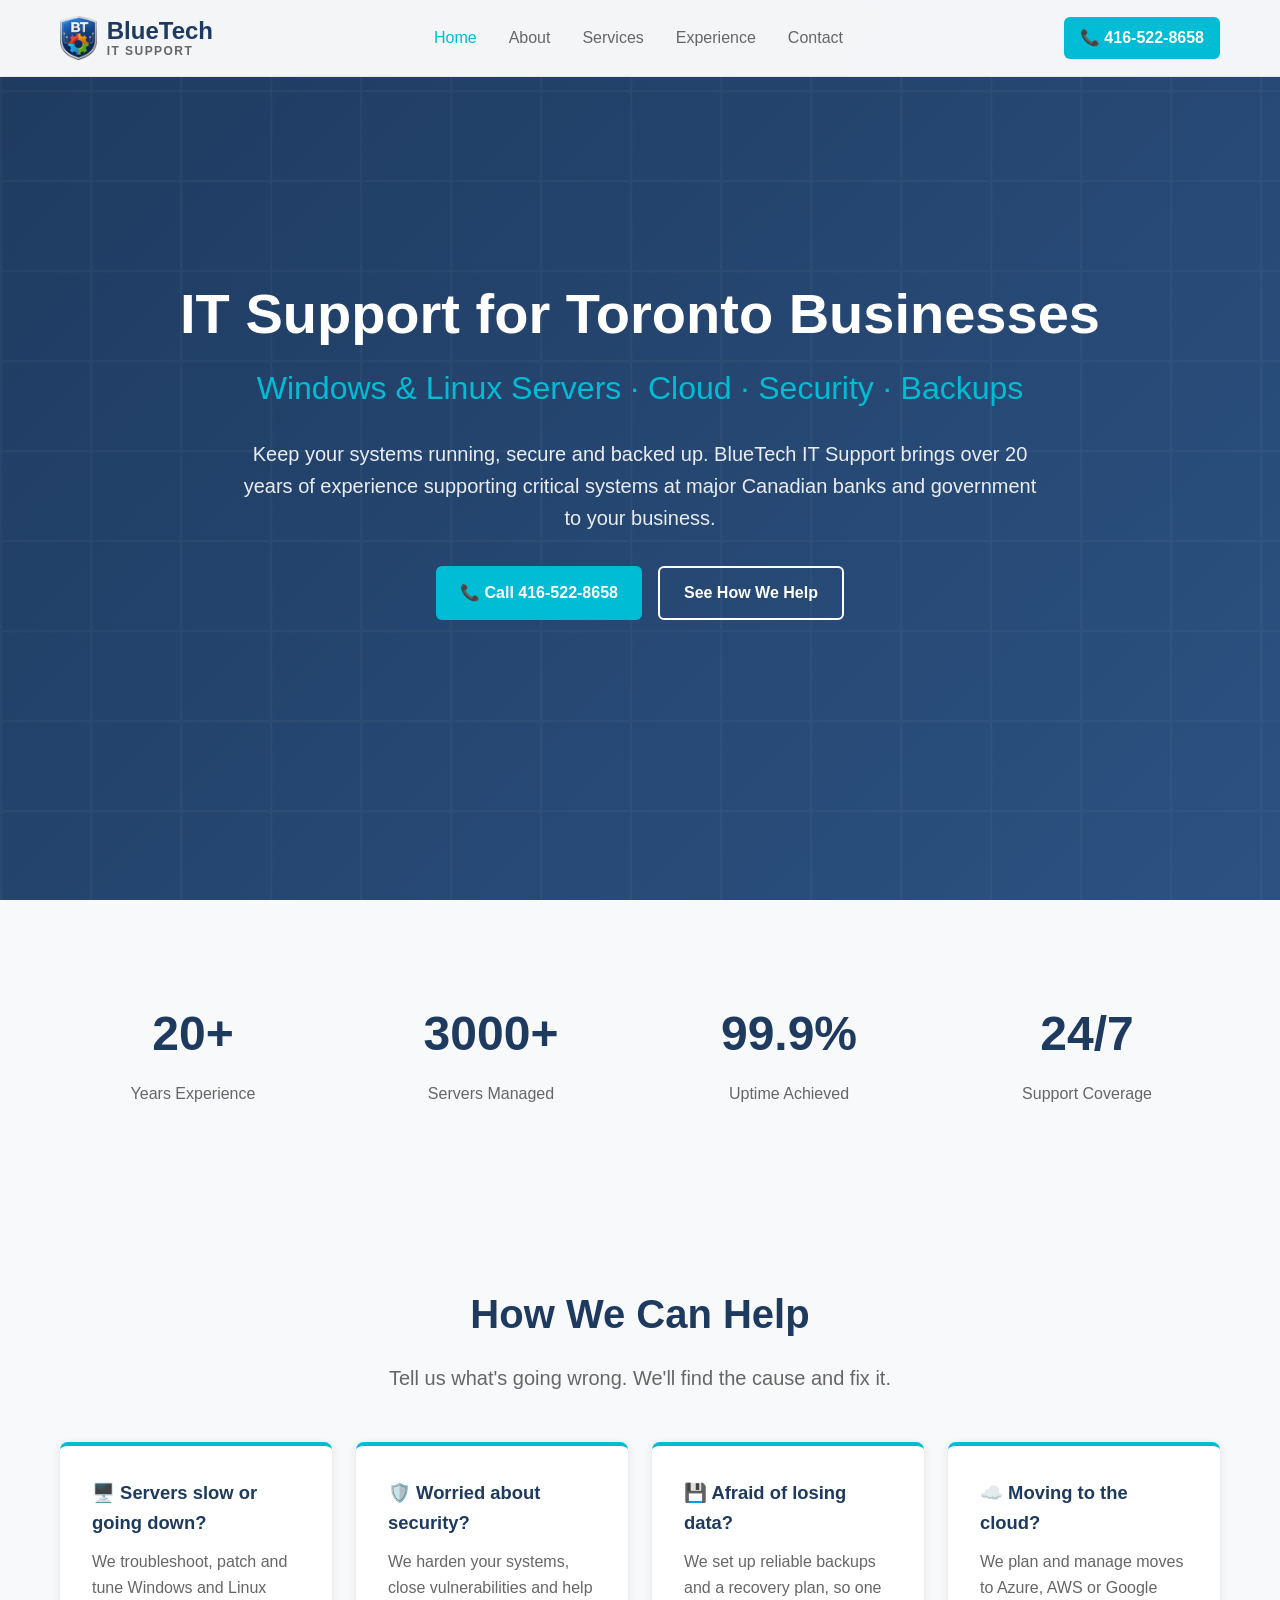
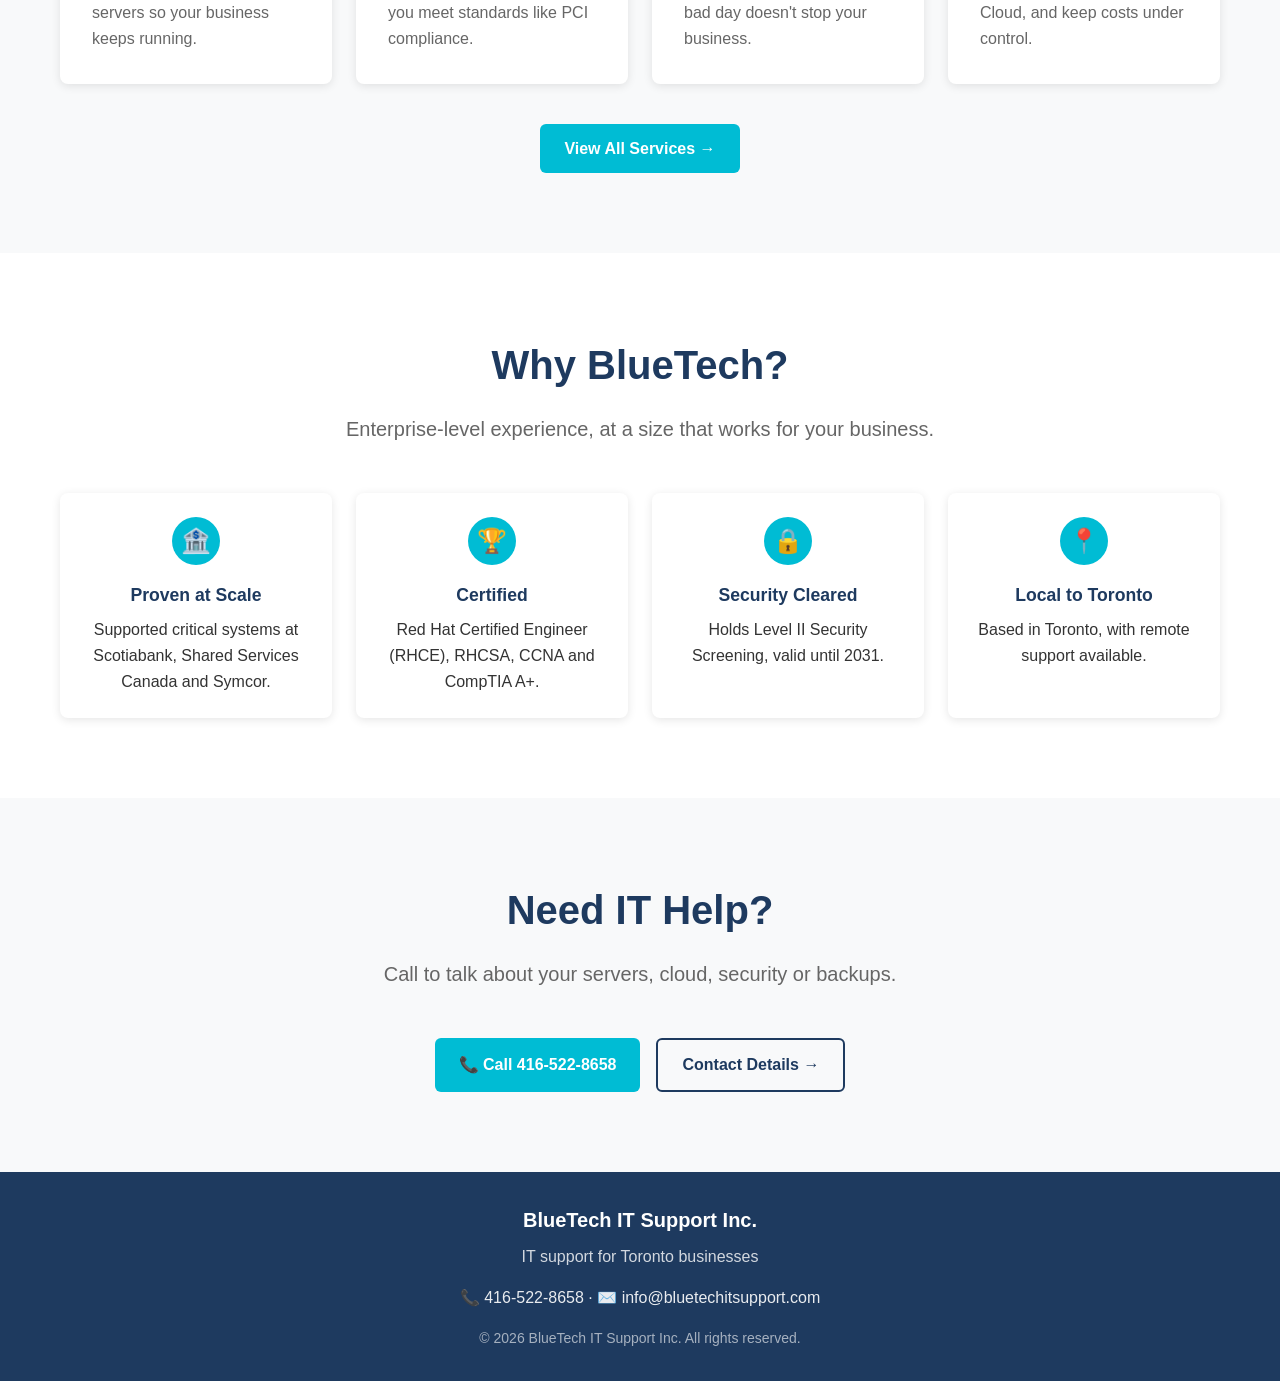
<file: index.html>
<!DOCTYPE html>
<html lang="en">
<head>
    <!-- Google Tag Manager -->
    <script>(function(w,d,s,l,i){w[l]=w[l]||[];w[l].push({'gtm.start':
    new Date().getTime(),event:'gtm.js'});var f=d.getElementsByTagName(s)[0],
    j=d.createElement(s),dl=l!='dataLayer'?'&l='+l:'';j.async=true;j.src=
    'https://www.googletagmanager.com/gtm.js?id='+i+dl;f.parentNode.insertBefore(j,f);
    })(window,document,'script','dataLayer','GTM-PVZZSQB2');</script>
    <!-- End Google Tag Manager -->
    <!-- Google tag (gtag.js) -->
    <script async src="https://www.googletagmanager.com/gtag/js?id=AW-18163022546"></script>
    <script>
      window.dataLayer = window.dataLayer || [];
      function gtag(){dataLayer.push(arguments);}
      gtag('js', new Date());

      gtag('config', 'AW-18163022546');
    </script>
    <meta charset="UTF-8">
    <meta name="viewport" content="width=device-width, initial-scale=1.0">
    <title>BlueTech IT Support Inc. - IT Support for Toronto Businesses</title>
    <meta name="description" content="Server, cloud, security and backup support for Toronto businesses from a specialist with 20+ years of experience. Call 416-522-8658.">
    <link rel="canonical" href="https://bluetechitsupport.com/">
    <meta property="og:type" content="website">
    <meta property="og:site_name" content="BlueTech IT Support Inc.">
    <meta property="og:title" content="BlueTech IT Support Inc. - IT Support for Toronto Businesses">
    <meta property="og:description" content="Server, cloud, security and backup support for Toronto businesses from a specialist with 20+ years of experience. Call 416-522-8658.">
    <meta property="og:url" content="https://bluetechitsupport.com/">
    <meta property="og:image" content="https://bluetechitsupport.com/og-image.png">
    <meta property="og:image:width" content="1200">
    <meta property="og:image:height" content="630">
    <meta name="twitter:card" content="summary_large_image">
    <script type="application/ld+json">
    {
        "@context": "https://schema.org",
        "@type": "ProfessionalService",
        "name": "BlueTech IT Support Inc.",
        "url": "https://bluetechitsupport.com/",
        "logo": "https://bluetechitsupport.com/logo.png",
        "image": "https://bluetechitsupport.com/og-image.png",
        "telephone": "+1-416-522-8658",
        "email": "info@bluetechitsupport.com",
        "description": "Server, cloud, security and backup IT support for Toronto businesses.",
        "address": {
            "@type": "PostalAddress",
            "addressLocality": "Toronto",
            "addressRegion": "ON",
            "addressCountry": "CA"
        },
        "areaServed": "Toronto, Canada",
        "founder": {
            "@type": "Person",
            "name": "Rafid Alaboosi"
        },
        "knowsAbout": [
            "Linux system administration",
            "Windows server support",
            "Cloud computing",
            "Cybersecurity",
            "Backup and disaster recovery",
            "IT automation"
        ]
    }
    </script>
    <link rel="icon" type="image/png" href="/favicon.png">
    <link rel="stylesheet" href="/styles.css?v=3">
</head>
<body>
    <!-- Google Tag Manager (noscript) -->
    <noscript><iframe src="https://www.googletagmanager.com/ns.html?id=GTM-PVZZSQB2"
    height="0" width="0" style="display:none;visibility:hidden"></iframe></noscript>
    <!-- End Google Tag Manager (noscript) -->
    <!-- Navigation -->
    <nav>
        <div class="nav-container">
            <a href="/" class="logo">
                <img src="/logo.png" alt="BlueTech IT Support logo">
                <span class="logo-text">BlueTech<span class="logo-sub">IT Support</span></span>
            </a>
            <ul class="nav-links">
                <li><a href="/" class="active">Home</a></li>
                <li><a href="/about/">About</a></li>
                <li><a href="/services/">Services</a></li>
                <li><a href="/experience/">Experience</a></li>
                <li><a href="/contact/">Contact</a></li>
            </ul>
            <div class="nav-right">
                <a href="tel:+14165228658" class="nav-phone">📞 416-522-8658</a>
                <button class="mobile-menu-toggle" onclick="toggleMobileMenu()">☰</button>
            </div>
            <div class="mobile-menu" id="mobileMenu">
                <ul>
                    <li><a href="/" class="active">Home</a></li>
                    <li><a href="/about/">About</a></li>
                    <li><a href="/services/">Services</a></li>
                    <li><a href="/experience/">Experience</a></li>
                    <li><a href="/contact/">Contact</a></li>
                </ul>
            </div>
        </div>
    </nav>

    <!-- Hero Section -->
    <section id="home" class="hero">
        <div class="hero-content">
            <h1>IT Support for Toronto Businesses</h1>
            <div class="subtitle">Windows & Linux Servers · Cloud · Security · Backups</div>
            <p>Keep your systems running, secure and backed up. BlueTech IT Support brings over 20 years of experience supporting critical systems at major Canadian banks and government to your business.</p>
            <div class="cta-buttons">
                <a href="tel:+14165228658" class="btn btn-primary">📞 Call 416-522-8658</a>
                <a href="/services/" class="btn btn-outline">See How We Help</a>
            </div>
        </div>
    </section>

    <!-- Stats Section -->
    <section class="stats">
        <div class="container">
            <div class="stats-grid">
                <div class="stat-item">
                    <div class="stat-number">20+</div>
                    <div class="stat-label">Years Experience</div>
                </div>
                <div class="stat-item">
                    <div class="stat-number">3000+</div>
                    <div class="stat-label">Servers Managed</div>
                </div>
                <div class="stat-item">
                    <div class="stat-number">99.9%</div>
                    <div class="stat-label">Uptime Achieved</div>
                </div>
                <div class="stat-item">
                    <div class="stat-number">24/7</div>
                    <div class="stat-label">Support Coverage</div>
                </div>
            </div>
        </div>
    </section>

    <!-- How we help -->
    <section class="help-section">
        <div class="container">
            <h2 class="section-title">How We Can Help</h2>
            <p class="section-subtitle">Tell us what's going wrong. We'll find the cause and fix it.</p>
            <div class="help-grid">
                <div class="help-card">
                    <h3>🖥️ Servers slow or going down?</h3>
                    <p>We troubleshoot, patch and tune Windows and Linux servers so your business keeps running.</p>
                </div>
                <div class="help-card">
                    <h3>🛡️ Worried about security?</h3>
                    <p>We harden your systems, close vulnerabilities and help you meet standards like PCI compliance.</p>
                </div>
                <div class="help-card">
                    <h3>💾 Afraid of losing data?</h3>
                    <p>We set up reliable backups and a recovery plan, so one bad day doesn't stop your business.</p>
                </div>
                <div class="help-card">
                    <h3>☁️ Moving to the cloud?</h3>
                    <p>We plan and manage moves to Azure, AWS or Google Cloud, and keep costs under control.</p>
                </div>
            </div>
            <div class="text-center">
                <a href="/services/" class="btn btn-primary">View All Services →</a>
            </div>
        </div>
    </section>

    <!-- Why BlueTech -->
    <section>
        <div class="container">
            <h2 class="section-title">Why BlueTech?</h2>
            <p class="section-subtitle">Enterprise-level experience, at a size that works for your business.</p>
            <div class="credentials why-grid">
                <div class="credential-card">
                    <div class="credential-icon">🏦</div>
                    <div class="credential-title">Proven at Scale</div>
                    <p>Supported critical systems at Scotiabank, Shared Services Canada and Symcor.</p>
                </div>
                <div class="credential-card">
                    <div class="credential-icon">🏆</div>
                    <div class="credential-title">Certified</div>
                    <p>Red Hat Certified Engineer (RHCE), RHCSA, CCNA and CompTIA A+.</p>
                </div>
                <div class="credential-card">
                    <div class="credential-icon">🔒</div>
                    <div class="credential-title">Security Cleared</div>
                    <p>Holds Level II Security Screening, valid until 2031.</p>
                </div>
                <div class="credential-card">
                    <div class="credential-icon">📍</div>
                    <div class="credential-title">Local to Toronto</div>
                    <p>Based in Toronto, with remote support available.</p>
                </div>
            </div>
        </div>
    </section>

    <!-- Call to action -->
    <section class="page-cta">
        <div class="container">
            <h2 class="section-title">Need IT Help?</h2>
            <p class="section-subtitle">Call to talk about your servers, cloud, security or backups.</p>
            <div class="cta-buttons">
                <a href="tel:+14165228658" class="btn btn-primary">📞 Call 416-522-8658</a>
                <a href="/contact/" class="btn btn-outline">Contact Details →</a>
            </div>
        </div>
    </section>

    <!-- Footer -->
    <footer>
        <div class="container">
            <div class="footer-title">BlueTech IT Support Inc.</div>
            <div class="footer-subtitle">IT support for Toronto businesses</div>
            <div class="footer-contact">
                <a href="tel:+14165228658">📞 416-522-8658</a> · <a href="mailto:info@bluetechitsupport.com">✉️ info@bluetechitsupport.com</a>
            </div>
            <div class="footer-copyright">© 2026 BlueTech IT Support Inc. All rights reserved.</div>
        </div>
    </footer>

    <script src="/script.js?v=3"></script>
</body>
</html>
</file>
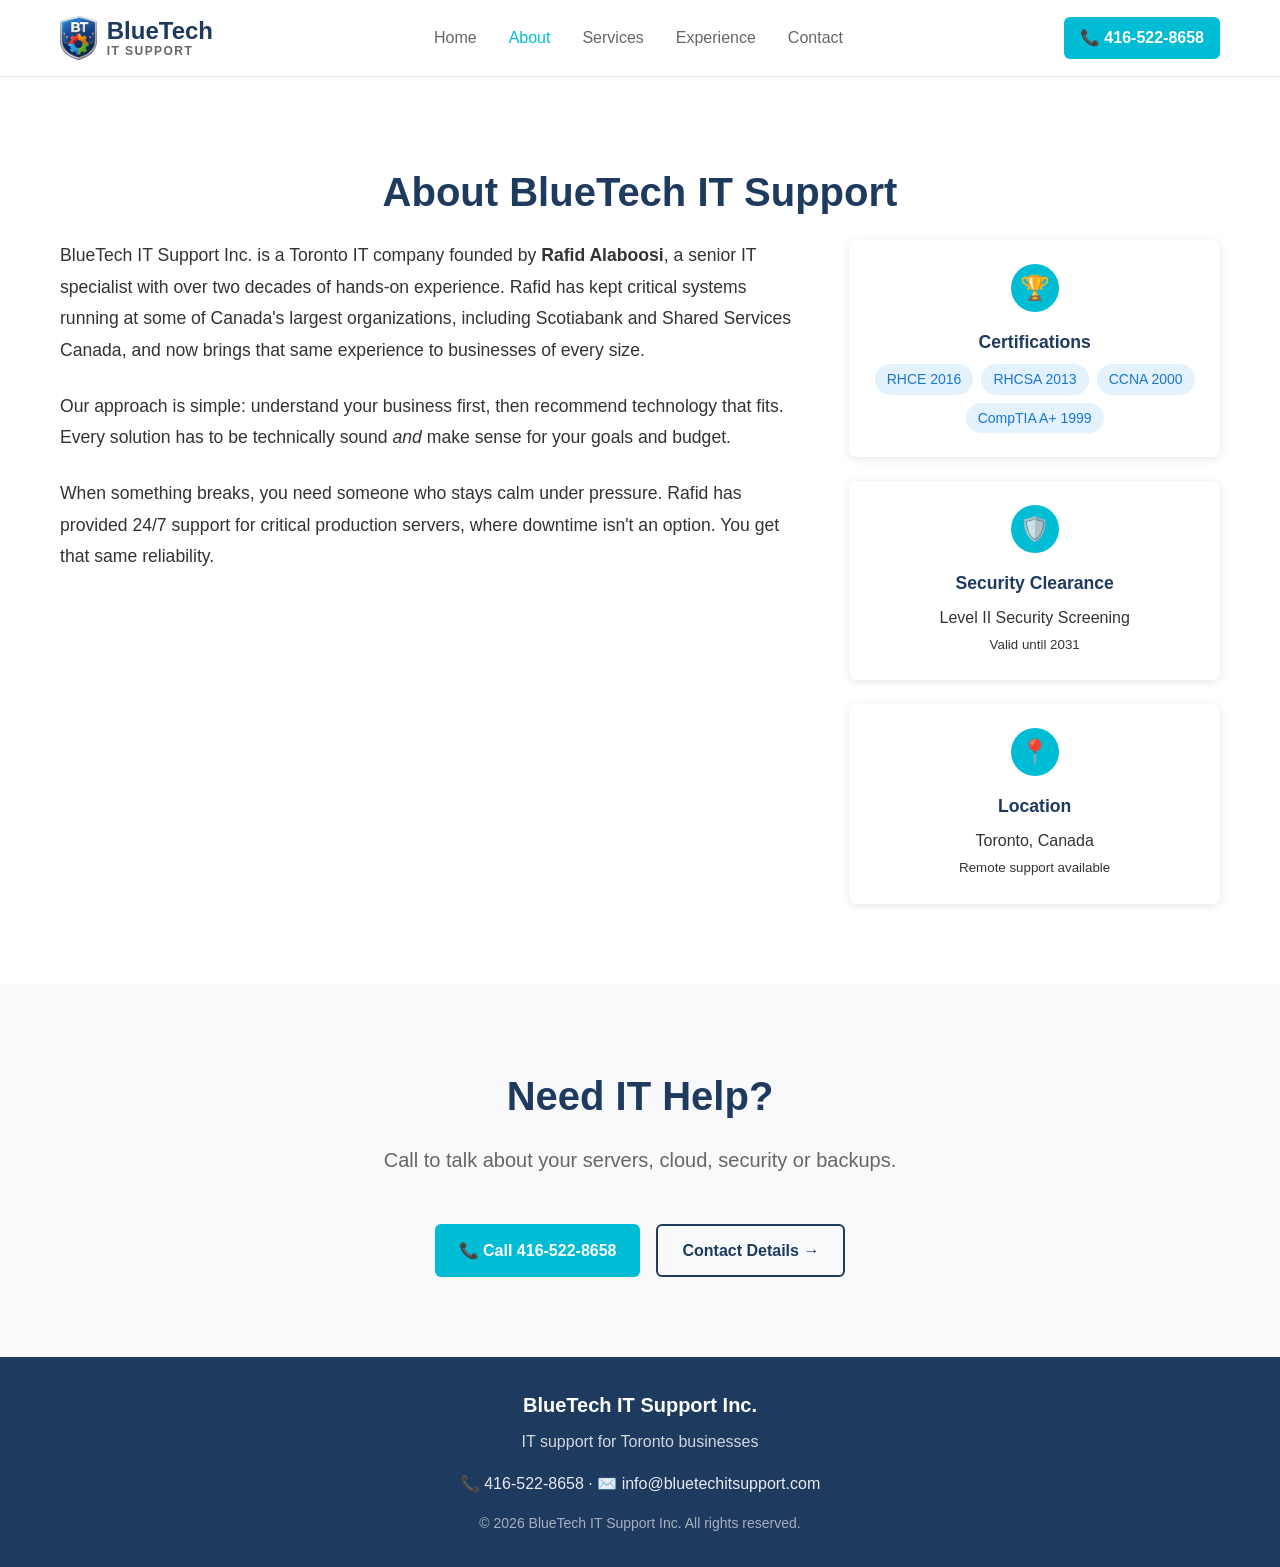
<file: about/index.html>
<!DOCTYPE html>
<html lang="en">
<head>
    <!-- Google Tag Manager -->
    <script>(function(w,d,s,l,i){w[l]=w[l]||[];w[l].push({'gtm.start':
    new Date().getTime(),event:'gtm.js'});var f=d.getElementsByTagName(s)[0],
    j=d.createElement(s),dl=l!='dataLayer'?'&l='+l:'';j.async=true;j.src=
    'https://www.googletagmanager.com/gtm.js?id='+i+dl;f.parentNode.insertBefore(j,f);
    })(window,document,'script','dataLayer','GTM-PVZZSQB2');</script>
    <!-- End Google Tag Manager -->
    <!-- Google tag (gtag.js) -->
    <script async src="https://www.googletagmanager.com/gtag/js?id=AW-18163022546"></script>
    <script>
      window.dataLayer = window.dataLayer || [];
      function gtag(){dataLayer.push(arguments);}
      gtag('js', new Date());

      gtag('config', 'AW-18163022546');
    </script>
    <meta charset="UTF-8">
    <meta name="viewport" content="width=device-width, initial-scale=1.0">
    <title>About - BlueTech IT Support Inc.</title>
    <meta name="description" content="BlueTech IT Support Inc. is a Toronto IT company led by Rafid Alaboosi, RHCE, with over 20 years of experience.">
    <link rel="canonical" href="https://bluetechitsupport.com/about/">
    <meta property="og:type" content="website">
    <meta property="og:site_name" content="BlueTech IT Support Inc.">
    <meta property="og:title" content="About - BlueTech IT Support Inc.">
    <meta property="og:description" content="BlueTech IT Support Inc. is a Toronto IT company led by Rafid Alaboosi, RHCE, with over 20 years of experience.">
    <meta property="og:url" content="https://bluetechitsupport.com/about/">
    <meta property="og:image" content="https://bluetechitsupport.com/og-image.png">
    <meta property="og:image:width" content="1200">
    <meta property="og:image:height" content="630">
    <meta name="twitter:card" content="summary_large_image">
    <link rel="icon" type="image/png" href="/favicon.png">
    <link rel="stylesheet" href="/styles.css?v=3">
</head>
<body>
    <!-- Google Tag Manager (noscript) -->
    <noscript><iframe src="https://www.googletagmanager.com/ns.html?id=GTM-PVZZSQB2"
    height="0" width="0" style="display:none;visibility:hidden"></iframe></noscript>
    <!-- End Google Tag Manager (noscript) -->
    <!-- Navigation -->
    <nav>
        <div class="nav-container">
            <a href="/" class="logo">
                <img src="/logo.png" alt="BlueTech IT Support logo">
                <span class="logo-text">BlueTech<span class="logo-sub">IT Support</span></span>
            </a>
            <ul class="nav-links">
                <li><a href="/">Home</a></li>
                <li><a href="/about/" class="active">About</a></li>
                <li><a href="/services/">Services</a></li>
                <li><a href="/experience/">Experience</a></li>
                <li><a href="/contact/">Contact</a></li>
            </ul>
            <div class="nav-right">
                <a href="tel:+14165228658" class="nav-phone">📞 416-522-8658</a>
                <button class="mobile-menu-toggle" onclick="toggleMobileMenu()">☰</button>
            </div>
            <div class="mobile-menu" id="mobileMenu">
                <ul>
                    <li><a href="/">Home</a></li>
                    <li><a href="/about/" class="active">About</a></li>
                    <li><a href="/services/">Services</a></li>
                    <li><a href="/experience/">Experience</a></li>
                    <li><a href="/contact/">Contact</a></li>
                </ul>
            </div>
        </div>
    </nav>

    <main class="page">

    <!-- About Section -->
    <section id="about">
        <div class="container">
            <h2 class="section-title">About BlueTech IT Support</h2>
            <div class="about-content">
                <div class="about-text">
                    <p>BlueTech IT Support Inc. is a Toronto IT company founded by <strong>Rafid Alaboosi</strong>, a senior IT specialist with over two decades of hands-on experience. Rafid has kept critical systems running at some of Canada's largest organizations, including Scotiabank and Shared Services Canada, and now brings that same experience to businesses of every size.</p>

                    <p>Our approach is simple: understand your business first, then recommend technology that fits. Every solution has to be technically sound <em>and</em> make sense for your goals and budget.</p>

                    <p>When something breaks, you need someone who stays calm under pressure. Rafid has provided 24/7 support for critical production servers, where downtime isn't an option. You get that same reliability.</p>
                </div>

                <div class="credentials">
                    <div class="credential-card">
                        <div class="credential-icon">🏆</div>
                        <div class="credential-title">Certifications</div>
                        <div class="badges">
                            <span class="badge">RHCE 2016</span>
                            <span class="badge">RHCSA 2013</span>
                            <span class="badge">CCNA 2000</span>
                            <span class="badge">CompTIA A+ 1999</span>
                        </div>
                    </div>

                    <div class="credential-card">
                        <div class="credential-icon">🛡️</div>
                        <div class="credential-title">Security Clearance</div>
                        <p>Level II Security Screening</p>
                        <small>Valid until 2031</small>
                    </div>

                    <div class="credential-card">
                        <div class="credential-icon">📍</div>
                        <div class="credential-title">Location</div>
                        <p>Toronto, Canada</p>
                        <small>Remote support available</small>
                    </div>
                </div>
            </div>
        </div>
    </section>
    </main>

    <!-- Call to action -->
    <section class="page-cta">
        <div class="container">
            <h2 class="section-title">Need IT Help?</h2>
            <p class="section-subtitle">Call to talk about your servers, cloud, security or backups.</p>
            <div class="cta-buttons">
                <a href="tel:+14165228658" class="btn btn-primary">📞 Call 416-522-8658</a>
                <a href="/contact/" class="btn btn-outline">Contact Details →</a>
            </div>
        </div>
    </section>

    <!-- Footer -->
    <footer>
        <div class="container">
            <div class="footer-title">BlueTech IT Support Inc.</div>
            <div class="footer-subtitle">IT support for Toronto businesses</div>
            <div class="footer-contact">
                <a href="tel:+14165228658">📞 416-522-8658</a> · <a href="mailto:info@bluetechitsupport.com">✉️ info@bluetechitsupport.com</a>
            </div>
            <div class="footer-copyright">© 2026 BlueTech IT Support Inc. All rights reserved.</div>
        </div>
    </footer>

    <script src="/script.js?v=3"></script>
</body>
</html>
</file>
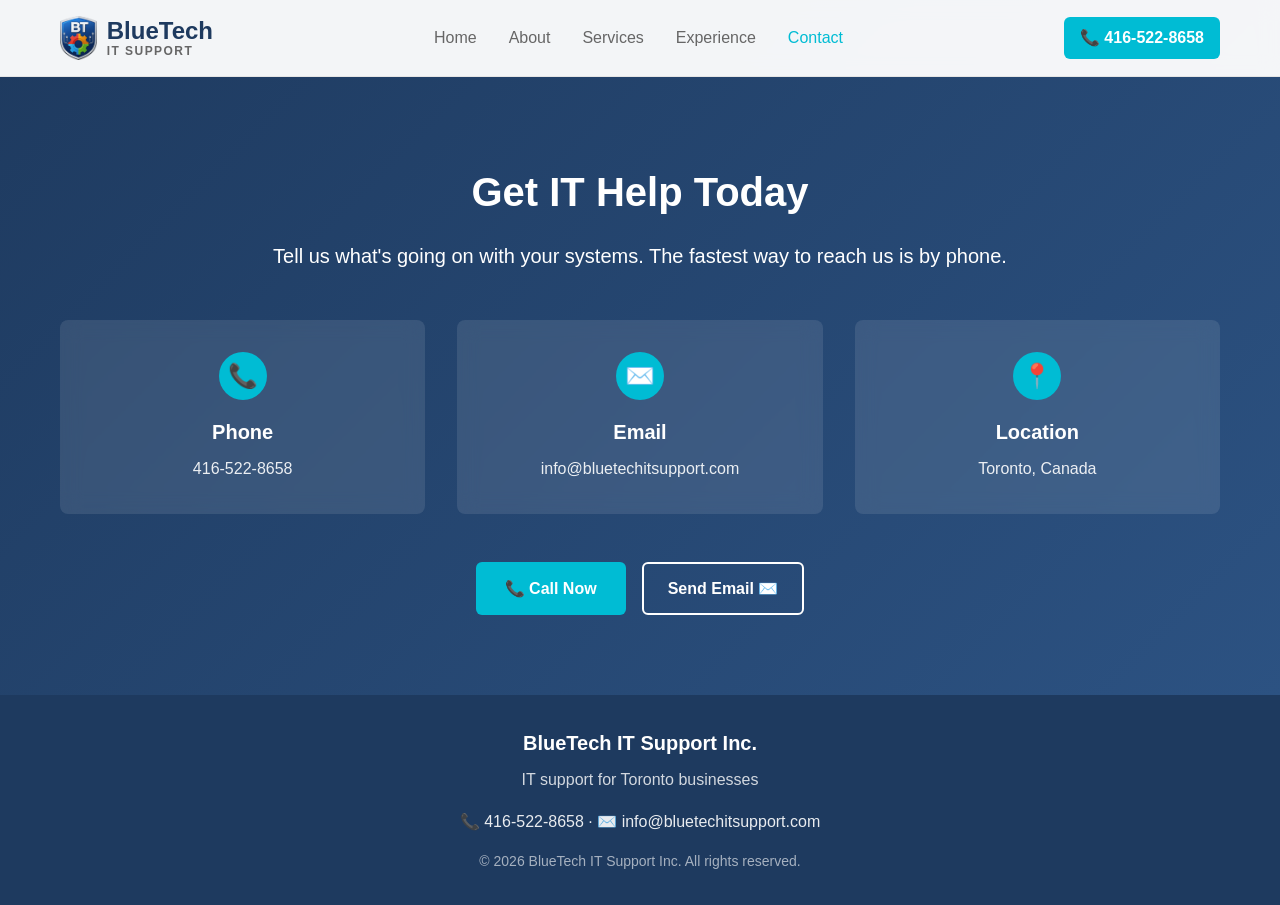
<file: contact/index.html>
<!DOCTYPE html>
<html lang="en">
<head>
    <!-- Google Tag Manager -->
    <script>(function(w,d,s,l,i){w[l]=w[l]||[];w[l].push({'gtm.start':
    new Date().getTime(),event:'gtm.js'});var f=d.getElementsByTagName(s)[0],
    j=d.createElement(s),dl=l!='dataLayer'?'&l='+l:'';j.async=true;j.src=
    'https://www.googletagmanager.com/gtm.js?id='+i+dl;f.parentNode.insertBefore(j,f);
    })(window,document,'script','dataLayer','GTM-PVZZSQB2');</script>
    <!-- End Google Tag Manager -->
    <!-- Google tag (gtag.js) -->
    <script async src="https://www.googletagmanager.com/gtag/js?id=AW-18163022546"></script>
    <script>
      window.dataLayer = window.dataLayer || [];
      function gtag(){dataLayer.push(arguments);}
      gtag('js', new Date());

      gtag('config', 'AW-18163022546');
    </script>
    <meta charset="UTF-8">
    <meta name="viewport" content="width=device-width, initial-scale=1.0">
    <title>Contact - BlueTech IT Support Inc.</title>
    <meta name="description" content="Call BlueTech IT Support at 416-522-8658 or email info@bluetechitsupport.com. Toronto, Canada.">
    <link rel="canonical" href="https://bluetechitsupport.com/contact/">
    <meta property="og:type" content="website">
    <meta property="og:site_name" content="BlueTech IT Support Inc.">
    <meta property="og:title" content="Contact - BlueTech IT Support Inc.">
    <meta property="og:description" content="Call BlueTech IT Support at 416-522-8658 or email info@bluetechitsupport.com. Toronto, Canada.">
    <meta property="og:url" content="https://bluetechitsupport.com/contact/">
    <meta property="og:image" content="https://bluetechitsupport.com/og-image.png">
    <meta property="og:image:width" content="1200">
    <meta property="og:image:height" content="630">
    <meta name="twitter:card" content="summary_large_image">
    <link rel="icon" type="image/png" href="/favicon.png">
    <link rel="stylesheet" href="/styles.css?v=3">
</head>
<body>
    <!-- Google Tag Manager (noscript) -->
    <noscript><iframe src="https://www.googletagmanager.com/ns.html?id=GTM-PVZZSQB2"
    height="0" width="0" style="display:none;visibility:hidden"></iframe></noscript>
    <!-- End Google Tag Manager (noscript) -->
    <!-- Navigation -->
    <nav>
        <div class="nav-container">
            <a href="/" class="logo">
                <img src="/logo.png" alt="BlueTech IT Support logo">
                <span class="logo-text">BlueTech<span class="logo-sub">IT Support</span></span>
            </a>
            <ul class="nav-links">
                <li><a href="/">Home</a></li>
                <li><a href="/about/">About</a></li>
                <li><a href="/services/">Services</a></li>
                <li><a href="/experience/">Experience</a></li>
                <li><a href="/contact/" class="active">Contact</a></li>
            </ul>
            <div class="nav-right">
                <a href="tel:+14165228658" class="nav-phone">📞 416-522-8658</a>
                <button class="mobile-menu-toggle" onclick="toggleMobileMenu()">☰</button>
            </div>
            <div class="mobile-menu" id="mobileMenu">
                <ul>
                    <li><a href="/">Home</a></li>
                    <li><a href="/about/">About</a></li>
                    <li><a href="/services/">Services</a></li>
                    <li><a href="/experience/">Experience</a></li>
                    <li><a href="/contact/" class="active">Contact</a></li>
                </ul>
            </div>
        </div>
    </nav>

    <main class="page">

    <!-- Contact Section -->
    <section id="contact" class="contact">
        <div class="container">
            <h2 class="section-title">Get IT Help Today</h2>
            <p class="section-subtitle">Tell us what's going on with your systems. The fastest way to reach us is by phone.</p>

            <div class="contact-grid">
                <div class="contact-card">
                    <div class="contact-icon">📞</div>
                    <div class="contact-title">Phone</div>
                    <div class="contact-info"><a href="tel:+14165228658">416-522-8658</a></div>
                </div>

                <div class="contact-card">
                    <div class="contact-icon">✉️</div>
                    <div class="contact-title">Email</div>
                    <div class="contact-info"><a href="mailto:info@bluetechitsupport.com">info@bluetechitsupport.com</a></div>
                </div>

                <div class="contact-card">
                    <div class="contact-icon">📍</div>
                    <div class="contact-title">Location</div>
                    <div class="contact-info">Toronto, Canada</div>
                </div>
            </div>

            <div class="cta-buttons">
                <a href="tel:+14165228658" class="btn btn-primary">📞 Call Now</a>
                <a href="mailto:info@bluetechitsupport.com" class="btn btn-outline">Send Email ✉️</a>
            </div>
        </div>
    </section>
    </main>

    <!-- Footer -->
    <footer>
        <div class="container">
            <div class="footer-title">BlueTech IT Support Inc.</div>
            <div class="footer-subtitle">IT support for Toronto businesses</div>
            <div class="footer-contact">
                <a href="tel:+14165228658">📞 416-522-8658</a> · <a href="mailto:info@bluetechitsupport.com">✉️ info@bluetechitsupport.com</a>
            </div>
            <div class="footer-copyright">© 2026 BlueTech IT Support Inc. All rights reserved.</div>
        </div>
    </footer>

    <script src="/script.js?v=3"></script>
</body>
</html>
</file>
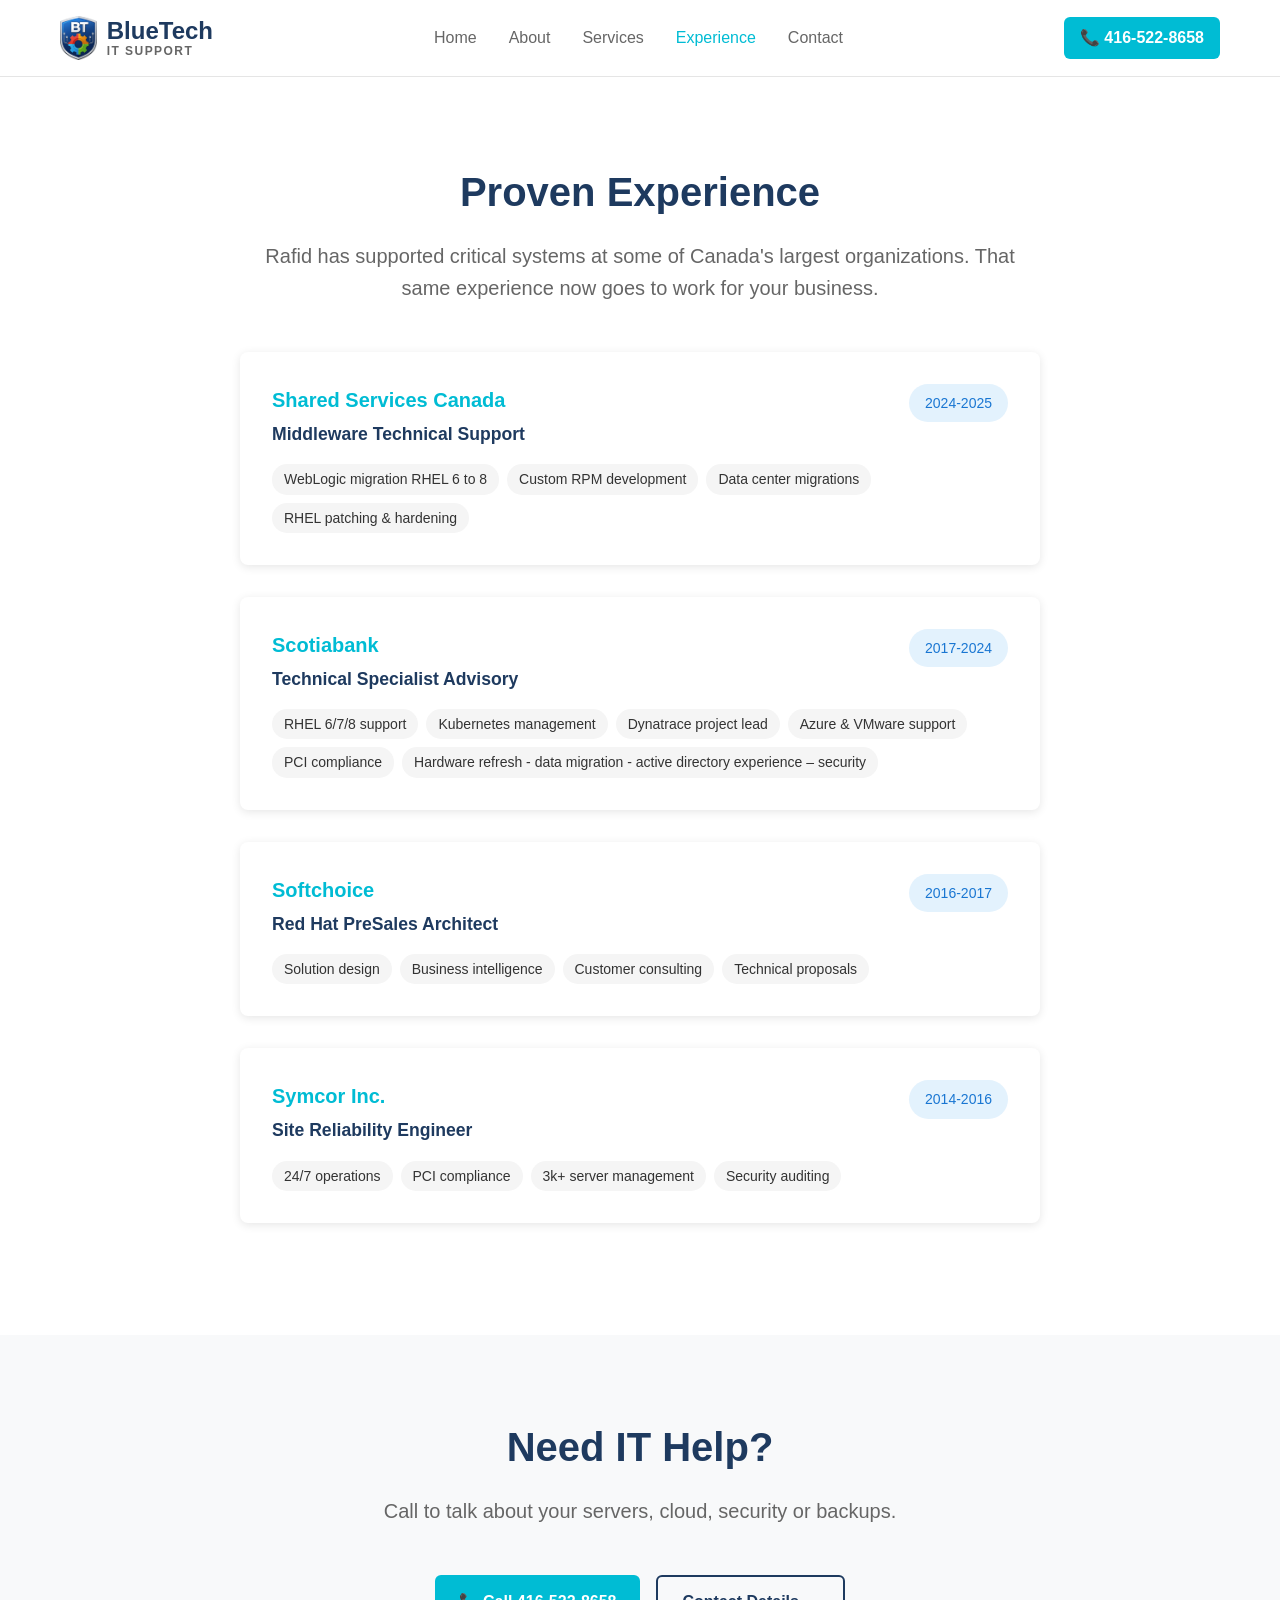
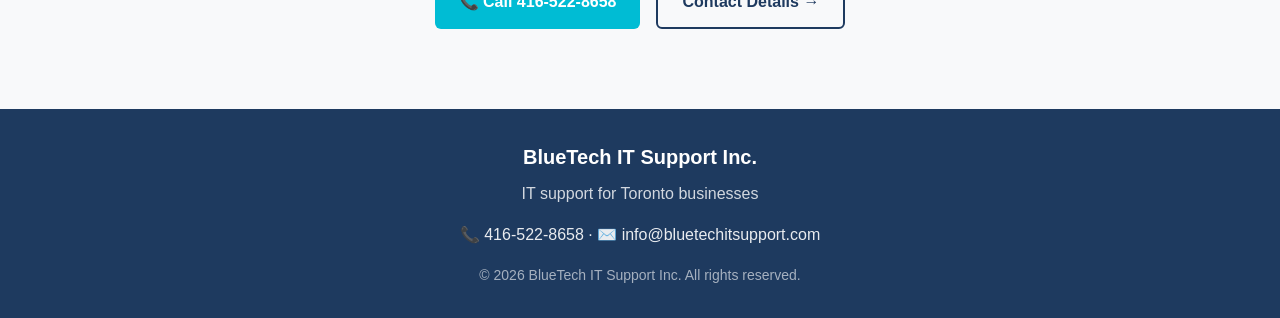
<file: experience/index.html>
<!DOCTYPE html>
<html lang="en">
<head>
    <!-- Google Tag Manager -->
    <script>(function(w,d,s,l,i){w[l]=w[l]||[];w[l].push({'gtm.start':
    new Date().getTime(),event:'gtm.js'});var f=d.getElementsByTagName(s)[0],
    j=d.createElement(s),dl=l!='dataLayer'?'&l='+l:'';j.async=true;j.src=
    'https://www.googletagmanager.com/gtm.js?id='+i+dl;f.parentNode.insertBefore(j,f);
    })(window,document,'script','dataLayer','GTM-PVZZSQB2');</script>
    <!-- End Google Tag Manager -->
    <!-- Google tag (gtag.js) -->
    <script async src="https://www.googletagmanager.com/gtag/js?id=AW-18163022546"></script>
    <script>
      window.dataLayer = window.dataLayer || [];
      function gtag(){dataLayer.push(arguments);}
      gtag('js', new Date());

      gtag('config', 'AW-18163022546');
    </script>
    <meta charset="UTF-8">
    <meta name="viewport" content="width=device-width, initial-scale=1.0">
    <title>Experience - BlueTech IT Support Inc.</title>
    <meta name="description" content="Experience supporting critical systems at Shared Services Canada, Scotiabank, Softchoice and Symcor.">
    <link rel="canonical" href="https://bluetechitsupport.com/experience/">
    <meta property="og:type" content="website">
    <meta property="og:site_name" content="BlueTech IT Support Inc.">
    <meta property="og:title" content="Experience - BlueTech IT Support Inc.">
    <meta property="og:description" content="Experience supporting critical systems at Shared Services Canada, Scotiabank, Softchoice and Symcor.">
    <meta property="og:url" content="https://bluetechitsupport.com/experience/">
    <meta property="og:image" content="https://bluetechitsupport.com/og-image.png">
    <meta property="og:image:width" content="1200">
    <meta property="og:image:height" content="630">
    <meta name="twitter:card" content="summary_large_image">
    <link rel="icon" type="image/png" href="/favicon.png">
    <link rel="stylesheet" href="/styles.css?v=3">
</head>
<body>
    <!-- Google Tag Manager (noscript) -->
    <noscript><iframe src="https://www.googletagmanager.com/ns.html?id=GTM-PVZZSQB2"
    height="0" width="0" style="display:none;visibility:hidden"></iframe></noscript>
    <!-- End Google Tag Manager (noscript) -->
    <!-- Navigation -->
    <nav>
        <div class="nav-container">
            <a href="/" class="logo">
                <img src="/logo.png" alt="BlueTech IT Support logo">
                <span class="logo-text">BlueTech<span class="logo-sub">IT Support</span></span>
            </a>
            <ul class="nav-links">
                <li><a href="/">Home</a></li>
                <li><a href="/about/">About</a></li>
                <li><a href="/services/">Services</a></li>
                <li><a href="/experience/" class="active">Experience</a></li>
                <li><a href="/contact/">Contact</a></li>
            </ul>
            <div class="nav-right">
                <a href="tel:+14165228658" class="nav-phone">📞 416-522-8658</a>
                <button class="mobile-menu-toggle" onclick="toggleMobileMenu()">☰</button>
            </div>
            <div class="mobile-menu" id="mobileMenu">
                <ul>
                    <li><a href="/">Home</a></li>
                    <li><a href="/about/">About</a></li>
                    <li><a href="/services/">Services</a></li>
                    <li><a href="/experience/" class="active">Experience</a></li>
                    <li><a href="/contact/">Contact</a></li>
                </ul>
            </div>
        </div>
    </nav>

    <main class="page">

    <!-- Experience Section -->
    <section id="experience">
        <div class="container">
            <h2 class="section-title">Proven Experience</h2>
            <p class="section-subtitle">Rafid has supported critical systems at some of Canada's largest organizations. That same experience now goes to work for your business.</p>

            <div class="experience-timeline">
                <div class="timeline-item">
                    <div class="timeline-header">
                        <div>
                            <div class="company-name">Shared Services Canada</div>
                            <div class="role-name">Middleware Technical Support</div>
                        </div>
                        <div class="period">2024-2025</div>
                    </div>
                    <div class="highlights">
                        <span class="highlight">WebLogic migration RHEL 6 to 8</span>
                        <span class="highlight">Custom RPM development</span>
                        <span class="highlight">Data center migrations</span>
                        <span class="highlight">RHEL patching &amp; hardening</span>
                    </div>
                </div>
                <div class="timeline-item">
                    <div class="timeline-header">
                        <div>
                            <div class="company-name">Scotiabank</div>
                            <div class="role-name">Technical Specialist Advisory</div>
                        </div>
                        <div class="period">2017-2024</div>
                    </div>
                    <div class="highlights">
                        <span class="highlight">RHEL 6/7/8 support</span>
                        <span class="highlight">Kubernetes management</span>
                        <span class="highlight">Dynatrace project lead</span>
                        <span class="highlight">Azure &amp; VMware support</span>
                        <span class="highlight">PCI compliance</span>
                        <span class="highlight">Hardware refresh - data migration - active directory experience – security</span>
                    </div>
                </div>
                <div class="timeline-item">
                    <div class="timeline-header">
                        <div>
                            <div class="company-name">Softchoice</div>
                            <div class="role-name">Red Hat PreSales Architect</div>
                        </div>
                        <div class="period">2016-2017</div>
                    </div>
                    <div class="highlights">
                        <span class="highlight">Solution design</span>
                        <span class="highlight">Business intelligence</span>
                        <span class="highlight">Customer consulting</span>
                        <span class="highlight">Technical proposals</span>
                    </div>
                </div>
                <div class="timeline-item">
                    <div class="timeline-header">
                        <div>
                            <div class="company-name">Symcor Inc.</div>
                            <div class="role-name">Site Reliability Engineer</div>
                        </div>
                        <div class="period">2014-2016</div>
                    </div>
                    <div class="highlights">
                        <span class="highlight">24/7 operations</span>
                        <span class="highlight">PCI compliance</span>
                        <span class="highlight">3k+ server management</span>
                        <span class="highlight">Security auditing</span>
                    </div>
                </div>
            </div>
        </div>
    </section>
    </main>

    <!-- Call to action -->
    <section class="page-cta">
        <div class="container">
            <h2 class="section-title">Need IT Help?</h2>
            <p class="section-subtitle">Call to talk about your servers, cloud, security or backups.</p>
            <div class="cta-buttons">
                <a href="tel:+14165228658" class="btn btn-primary">📞 Call 416-522-8658</a>
                <a href="/contact/" class="btn btn-outline">Contact Details →</a>
            </div>
        </div>
    </section>

    <!-- Footer -->
    <footer>
        <div class="container">
            <div class="footer-title">BlueTech IT Support Inc.</div>
            <div class="footer-subtitle">IT support for Toronto businesses</div>
            <div class="footer-contact">
                <a href="tel:+14165228658">📞 416-522-8658</a> · <a href="mailto:info@bluetechitsupport.com">✉️ info@bluetechitsupport.com</a>
            </div>
            <div class="footer-copyright">© 2026 BlueTech IT Support Inc. All rights reserved.</div>
        </div>
    </footer>

    <script src="/script.js?v=3"></script>
</body>
</html>
</file>
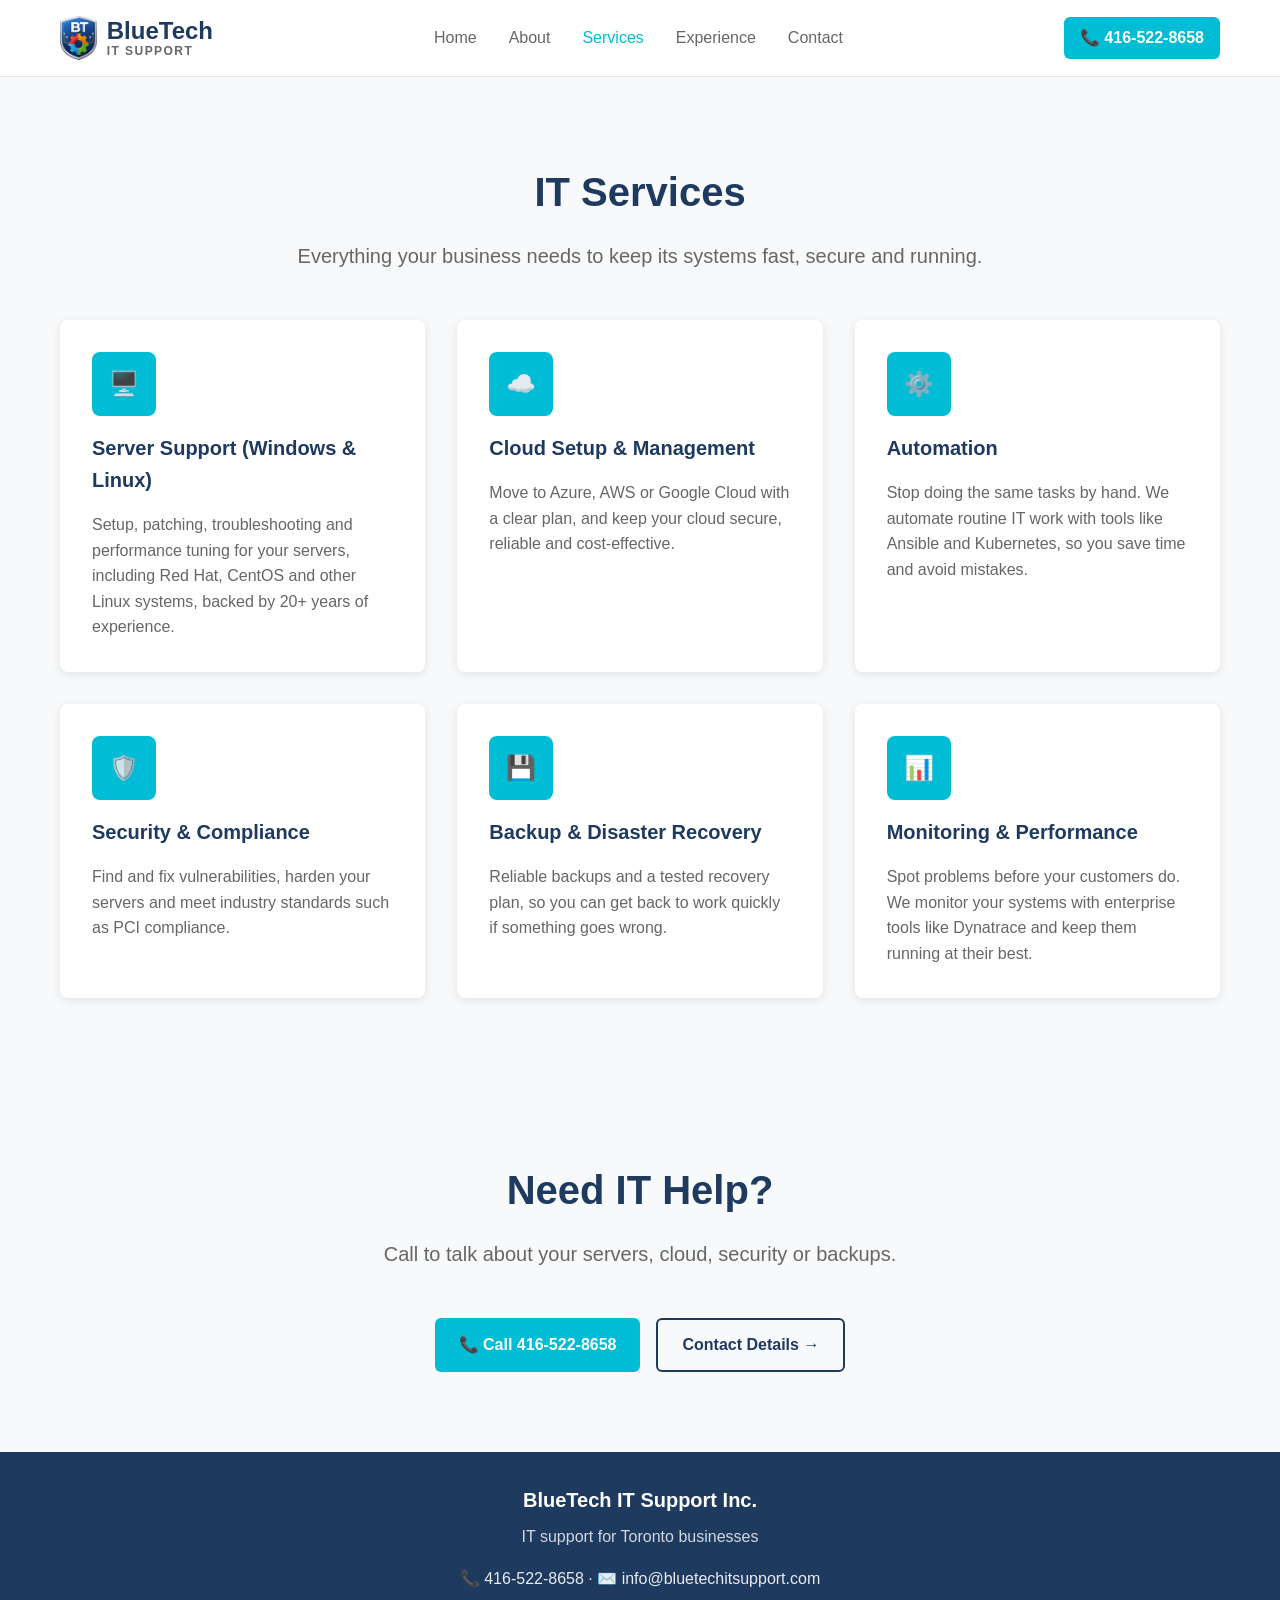
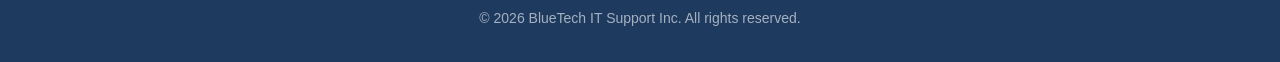
<file: services/index.html>
<!DOCTYPE html>
<html lang="en">
<head>
    <!-- Google Tag Manager -->
    <script>(function(w,d,s,l,i){w[l]=w[l]||[];w[l].push({'gtm.start':
    new Date().getTime(),event:'gtm.js'});var f=d.getElementsByTagName(s)[0],
    j=d.createElement(s),dl=l!='dataLayer'?'&l='+l:'';j.async=true;j.src=
    'https://www.googletagmanager.com/gtm.js?id='+i+dl;f.parentNode.insertBefore(j,f);
    })(window,document,'script','dataLayer','GTM-PVZZSQB2');</script>
    <!-- End Google Tag Manager -->
    <!-- Google tag (gtag.js) -->
    <script async src="https://www.googletagmanager.com/gtag/js?id=AW-18163022546"></script>
    <script>
      window.dataLayer = window.dataLayer || [];
      function gtag(){dataLayer.push(arguments);}
      gtag('js', new Date());

      gtag('config', 'AW-18163022546');
    </script>
    <meta charset="UTF-8">
    <meta name="viewport" content="width=device-width, initial-scale=1.0">
    <title>IT Services - BlueTech IT Support Inc.</title>
    <meta name="description" content="Server administration, cloud, automation, security, backup and monitoring services for Toronto businesses. Call 416-522-8658.">
    <link rel="canonical" href="https://bluetechitsupport.com/services/">
    <meta property="og:type" content="website">
    <meta property="og:site_name" content="BlueTech IT Support Inc.">
    <meta property="og:title" content="IT Services - BlueTech IT Support Inc.">
    <meta property="og:description" content="Server administration, cloud, automation, security, backup and monitoring services for Toronto businesses. Call 416-522-8658.">
    <meta property="og:url" content="https://bluetechitsupport.com/services/">
    <meta property="og:image" content="https://bluetechitsupport.com/og-image.png">
    <meta property="og:image:width" content="1200">
    <meta property="og:image:height" content="630">
    <meta name="twitter:card" content="summary_large_image">
    <link rel="icon" type="image/png" href="/favicon.png">
    <link rel="stylesheet" href="/styles.css?v=3">
</head>
<body>
    <!-- Google Tag Manager (noscript) -->
    <noscript><iframe src="https://www.googletagmanager.com/ns.html?id=GTM-PVZZSQB2"
    height="0" width="0" style="display:none;visibility:hidden"></iframe></noscript>
    <!-- End Google Tag Manager (noscript) -->
    <!-- Navigation -->
    <nav>
        <div class="nav-container">
            <a href="/" class="logo">
                <img src="/logo.png" alt="BlueTech IT Support logo">
                <span class="logo-text">BlueTech<span class="logo-sub">IT Support</span></span>
            </a>
            <ul class="nav-links">
                <li><a href="/">Home</a></li>
                <li><a href="/about/">About</a></li>
                <li><a href="/services/" class="active">Services</a></li>
                <li><a href="/experience/">Experience</a></li>
                <li><a href="/contact/">Contact</a></li>
            </ul>
            <div class="nav-right">
                <a href="tel:+14165228658" class="nav-phone">📞 416-522-8658</a>
                <button class="mobile-menu-toggle" onclick="toggleMobileMenu()">☰</button>
            </div>
            <div class="mobile-menu" id="mobileMenu">
                <ul>
                    <li><a href="/">Home</a></li>
                    <li><a href="/about/">About</a></li>
                    <li><a href="/services/" class="active">Services</a></li>
                    <li><a href="/experience/">Experience</a></li>
                    <li><a href="/contact/">Contact</a></li>
                </ul>
            </div>
        </div>
    </nav>

    <main class="page">

    <!-- Services Section -->
    <section id="services" class="services">
        <div class="container">
            <h2 class="section-title">IT Services</h2>
            <p class="section-subtitle">Everything your business needs to keep its systems fast, secure and running.</p>

            <div class="services-grid">
                <div class="service-card">
                    <div class="service-icon">🖥️</div>
                    <div class="service-title">Server Support (Windows &amp; Linux)</div>
                    <div class="service-description">Setup, patching, troubleshooting and performance tuning for your servers, including Red Hat, CentOS and other Linux systems, backed by 20+ years of experience.</div>
                </div>
                <div class="service-card">
                    <div class="service-icon">☁️</div>
                    <div class="service-title">Cloud Setup &amp; Management</div>
                    <div class="service-description">Move to Azure, AWS or Google Cloud with a clear plan, and keep your cloud secure, reliable and cost-effective.</div>
                </div>
                <div class="service-card">
                    <div class="service-icon">⚙️</div>
                    <div class="service-title">Automation</div>
                    <div class="service-description">Stop doing the same tasks by hand. We automate routine IT work with tools like Ansible and Kubernetes, so you save time and avoid mistakes.</div>
                </div>
                <div class="service-card">
                    <div class="service-icon">🛡️</div>
                    <div class="service-title">Security &amp; Compliance</div>
                    <div class="service-description">Find and fix vulnerabilities, harden your servers and meet industry standards such as PCI compliance.</div>
                </div>
                <div class="service-card">
                    <div class="service-icon">💾</div>
                    <div class="service-title">Backup &amp; Disaster Recovery</div>
                    <div class="service-description">Reliable backups and a tested recovery plan, so you can get back to work quickly if something goes wrong.</div>
                </div>
                <div class="service-card">
                    <div class="service-icon">📊</div>
                    <div class="service-title">Monitoring &amp; Performance</div>
                    <div class="service-description">Spot problems before your customers do. We monitor your systems with enterprise tools like Dynatrace and keep them running at their best.</div>
                </div>
            </div>
        </div>
    </section>
    </main>

    <!-- Call to action -->
    <section class="page-cta">
        <div class="container">
            <h2 class="section-title">Need IT Help?</h2>
            <p class="section-subtitle">Call to talk about your servers, cloud, security or backups.</p>
            <div class="cta-buttons">
                <a href="tel:+14165228658" class="btn btn-primary">📞 Call 416-522-8658</a>
                <a href="/contact/" class="btn btn-outline">Contact Details →</a>
            </div>
        </div>
    </section>

    <!-- Footer -->
    <footer>
        <div class="container">
            <div class="footer-title">BlueTech IT Support Inc.</div>
            <div class="footer-subtitle">IT support for Toronto businesses</div>
            <div class="footer-contact">
                <a href="tel:+14165228658">📞 416-522-8658</a> · <a href="mailto:info@bluetechitsupport.com">✉️ info@bluetechitsupport.com</a>
            </div>
            <div class="footer-copyright">© 2026 BlueTech IT Support Inc. All rights reserved.</div>
        </div>
    </footer>

    <script src="/script.js?v=3"></script>
</body>
</html>
</file>
<file: styles.css>
* {
    margin: 0;
    padding: 0;
    box-sizing: border-box;
}

body {
    font-family: -apple-system, BlinkMacSystemFont, 'Segoe UI', Roboto, sans-serif;
    line-height: 1.6;
    color: #333;
    background-color: #ffffff;
}

.container {
    max-width: 1200px;
    margin: 0 auto;
    padding: 0 20px;
}

/* Navigation */
nav {
    position: fixed;
    top: 0;
    width: 100%;
    background: rgba(255, 255, 255, 0.95);
    backdrop-filter: blur(10px);
    border-bottom: 1px solid #e5e5e5;
    z-index: 1000;
    padding: 1rem 0;
}

.nav-container {
    display: flex;
    justify-content: space-between;
    align-items: center;
    max-width: 1200px;
    margin: 0 auto;
    padding: 0 20px;
}

.logo {
    display: flex;
    align-items: center;
    gap: 0.6rem;
    font-size: 1.5rem;
    font-weight: bold;
    color: #1e3a5f;
    text-decoration: none;
}

.logo img {
    height: 44px;
    width: auto;
}

.logo-text {
    display: flex;
    flex-direction: column;
    line-height: 1.1;
}

.logo-sub {
    font-size: 0.75rem;
    font-weight: 600;
    letter-spacing: 0.12em;
    text-transform: uppercase;
    color: #666;
}

.nav-links {
    display: flex;
    list-style: none;
    gap: 2rem;
}

.nav-links a {
    text-decoration: none;
    color: #666;
    font-weight: 500;
    transition: color 0.3s;
}

.nav-links a:hover {
    color: #00bcd4;
}

.nav-phone {
    display: inline-flex;
    align-items: center;
    gap: 0.4rem;
    background: #00bcd4;
    color: white;
    font-weight: 600;
    text-decoration: none;
    padding: 0.5rem 1rem;
    border-radius: 6px;
    white-space: nowrap;
    transition: background 0.3s;
}

.nav-phone:hover {
    background: #1e3a5f;
}

.nav-right {
    display: flex;
    align-items: center;
    gap: 1rem;
}

.mobile-menu-toggle {
    display: none;
    background: none;
    border: none;
    font-size: 1.5rem;
    color: #1e3a5f;
    cursor: pointer;
}

.mobile-menu {
    display: none;
    position: absolute;
    top: 100%;
    left: 0;
    right: 0;
    background: white;
    border-bottom: 1px solid #e5e5e5;
    box-shadow: 0 2px 10px rgba(0,0,0,0.1);
}

.mobile-menu.active {
    display: block;
}

.mobile-menu ul {
    list-style: none;
    padding: 1rem 0;
}

.mobile-menu a {
    display: block;
    padding: 1rem 2rem;
    text-decoration: none;
    color: #666;
    font-weight: 500;
    border-bottom: 1px solid #f0f0f0;
}

.mobile-menu a:hover {
    background: #f8f9fa;
    color: #00bcd4;
}

/* Hero Section */
.hero {
    min-height: 100vh;
    background: linear-gradient(135deg, #1e3a5f 0%, #2c5282 100%);
    display: flex;
    align-items: center;
    justify-content: center;
    text-align: center;
    color: white;
    position: relative;
    overflow: hidden;
    padding: 2rem 0;
}

.hero::before {
    content: '';
    position: absolute;
    top: 0;
    left: 0;
    right: 0;
    bottom: 0;
    background: url('data:image/svg+xml,<svg xmlns="http://www.w3.org/2000/svg" viewBox="0 0 100 100"><defs><pattern id="grid" width="10" height="10" patternUnits="userSpaceOnUse"><path d="M 10 0 L 0 0 0 10" fill="none" stroke="rgba(255,255,255,0.1)" stroke-width="0.5"/></pattern></defs><rect width="100" height="100" fill="url(%23grid)"/></svg>');
    opacity: 0.3;
}

.hero-content {
    position: relative;
    z-index: 2;
    padding: 0 1rem;
}

.hero h1 {
    font-size: clamp(2rem, 5vw, 3.5rem);
    font-weight: bold;
    margin-bottom: 1rem;
    line-height: 1.2;
}

.hero .subtitle {
    color: #00bcd4;
    font-size: clamp(1.25rem, 4vw, 2rem);
    margin-bottom: 1.5rem;
}

.hero p {
    font-size: clamp(1rem, 2.5vw, 1.25rem);
    margin-bottom: 2rem;
    max-width: 800px;
    margin-left: auto;
    margin-right: auto;
    opacity: 0.9;
}

.cta-buttons {
    display: flex;
    gap: 1rem;
    justify-content: center;
    flex-wrap: wrap;
}

.btn {
    padding: 12px 24px;
    border: none;
    border-radius: 6px;
    font-size: 1rem;
    font-weight: 600;
    text-decoration: none;
    display: inline-flex;
    align-items: center;
    gap: 8px;
    transition: all 0.3s;
    cursor: pointer;
    min-width: 150px;
    justify-content: center;
}

.btn-primary {
    background: #00bcd4;
    color: white;
}

.btn-primary:hover {
    background: #00acc1;
    transform: translateY(-2px);
}

.btn-outline {
    background: transparent;
    color: white;
    border: 2px solid white;
}

.btn-outline:hover {
    background: white;
    color: #1e3a5f;
}

/* Stats Section */
.stats {
    padding: 4rem 0;
    background: #f8f9fa;
}

.stats-grid {
    display: grid;
    grid-template-columns: repeat(auto-fit, minmax(150px, 1fr));
    gap: 2rem;
    text-align: center;
}

.stat-item {
    padding: 2rem 1rem;
}

.stat-number {
    font-size: clamp(2rem, 5vw, 3rem);
    font-weight: bold;
    color: #1e3a5f;
    margin-bottom: 0.5rem;
}

.stat-label {
    color: #666;
    font-size: clamp(0.875rem, 2vw, 1rem);
}

/* Section Styles */
section {
    padding: 5rem 0;
}

.section-title {
    text-align: center;
    font-size: clamp(2rem, 5vw, 2.5rem);
    font-weight: bold;
    color: #1e3a5f;
    margin-bottom: 1rem;
}

.section-subtitle {
    text-align: center;
    font-size: clamp(1rem, 2.5vw, 1.25rem);
    color: #666;
    margin-bottom: 3rem;
    max-width: 800px;
    margin-left: auto;
    margin-right: auto;
}

/* About Section */
.about-content {
    display: grid;
    grid-template-columns: 1fr;
    gap: 3rem;
    align-items: start;
}

.about-text p {
    margin-bottom: 1.5rem;
    font-size: clamp(1rem, 2vw, 1.1rem);
    line-height: 1.8;
}

.credentials {
    display: grid;
    grid-template-columns: repeat(auto-fit, minmax(250px, 1fr));
    gap: 1.5rem;
}

.credential-card {
    background: white;
    padding: 1.5rem;
    border-radius: 8px;
    box-shadow: 0 2px 10px rgba(0,0,0,0.1);
    text-align: center;
}

.credential-icon {
    width: 48px;
    height: 48px;
    background: #00bcd4;
    border-radius: 50%;
    display: flex;
    align-items: center;
    justify-content: center;
    margin: 0 auto 1rem;
    color: white;
    font-size: 1.5rem;
}

.credential-title {
    font-weight: bold;
    margin-bottom: 0.5rem;
    color: #1e3a5f;
    font-size: clamp(1rem, 2vw, 1.1rem);
}

.badges {
    display: flex;
    flex-wrap: wrap;
    gap: 0.5rem;
    justify-content: center;
}

.badge {
    background: #e3f2fd;
    color: #1976d2;
    padding: 0.25rem 0.75rem;
    border-radius: 20px;
    font-size: 0.875rem;
    font-weight: 500;
}

/* Services Section */
.services {
    background: #f8f9fa;
}

.services-grid {
    display: grid;
    grid-template-columns: repeat(auto-fit, minmax(300px, 1fr));
    gap: 2rem;
}

.service-card {
    background: white;
    padding: 2rem;
    border-radius: 8px;
    box-shadow: 0 2px 10px rgba(0,0,0,0.1);
    transition: transform 0.3s, box-shadow 0.3s;
}

.service-card:hover {
    transform: translateY(-5px);
    box-shadow: 0 4px 20px rgba(0,0,0,0.15);
}

.service-icon {
    width: 64px;
    height: 64px;
    background: #00bcd4;
    border-radius: 8px;
    display: flex;
    align-items: center;
    justify-content: center;
    margin-bottom: 1rem;
    color: white;
    font-size: 1.5rem;
}

.service-title {
    font-size: clamp(1.1rem, 2.5vw, 1.25rem);
    font-weight: bold;
    color: #1e3a5f;
    margin-bottom: 1rem;
}

.service-description {
    color: #666;
    line-height: 1.6;
    font-size: clamp(0.9rem, 2vw, 1rem);
}

/* Experience Section */
.experience-timeline {
    max-width: 800px;
    margin: 0 auto;
}

.timeline-item {
    background: white;
    padding: 2rem;
    border-radius: 8px;
    box-shadow: 0 2px 10px rgba(0,0,0,0.1);
    margin-bottom: 2rem;
    position: relative;
}

.timeline-header {
    display: flex;
    justify-content: space-between;
    align-items: start;
    margin-bottom: 1rem;
    flex-wrap: wrap;
    gap: 1rem;
}

.company-name {
    font-size: clamp(1.1rem, 2.5vw, 1.25rem);
    font-weight: bold;
    color: #00bcd4;
}

.role-name {
    font-size: clamp(1rem, 2vw, 1.1rem);
    font-weight: 600;
    color: #1e3a5f;
    margin-top: 0.25rem;
}

.period {
    background: #e3f2fd;
    color: #1976d2;
    padding: 0.5rem 1rem;
    border-radius: 20px;
    font-size: 0.875rem;
    font-weight: 500;
    white-space: nowrap;
}

.highlights {
    display: flex;
    flex-wrap: wrap;
    gap: 0.5rem;
}

.highlight {
    background: #f5f5f5;
    color: #333;
    padding: 0.25rem 0.75rem;
    border-radius: 15px;
    font-size: 0.875rem;
}

/* Contact Section */
.contact {
    background: linear-gradient(135deg, #1e3a5f 0%, #2c5282 100%);
    color: white;
}

.contact .section-title,
.contact .section-subtitle {
    color: white;
}

.contact-grid {
    display: grid;
    grid-template-columns: repeat(auto-fit, minmax(250px, 1fr));
    gap: 2rem;
    margin-bottom: 3rem;
}

.contact-card {
    background: rgba(255,255,255,0.1);
    backdrop-filter: blur(10px);
    padding: 2rem;
    border-radius: 8px;
    text-align: center;
}

.contact-icon {
    width: 48px;
    height: 48px;
    background: #00bcd4;
    border-radius: 50%;
    display: flex;
    align-items: center;
    justify-content: center;
    margin: 0 auto 1rem;
    font-size: 1.5rem;
}

.contact-title {
    font-size: clamp(1.1rem, 2.5vw, 1.25rem);
    font-weight: bold;
    margin-bottom: 0.5rem;
}

.contact-info {
    opacity: 0.9;
    font-size: clamp(0.9rem, 2vw, 1rem);
}

/* Footer */
footer {
    background: #1e3a5f;
    color: white;
    text-align: center;
    padding: 2rem 0;
}

.footer-title {
    font-size: clamp(1.1rem, 2.5vw, 1.25rem);
    font-weight: bold;
    margin-bottom: 0.5rem;
}

.footer-subtitle {
    opacity: 0.8;
    margin-bottom: 1rem;
    font-size: clamp(0.9rem, 2vw, 1rem);
}

.footer-copyright {
    font-size: 0.875rem;
    opacity: 0.6;
}

/* Mobile Responsive Design */
@media (max-width: 768px) {
    .nav-links {
        display: none;
    }

    .mobile-menu-toggle {
        display: block;
    }

    .logo {
        font-size: 1.2rem;
    }

    .nav-phone {
        padding: 0.4rem 0.75rem;
        font-size: 0.9rem;
    }

    .container {
        padding: 0 15px;
    }

    section {
        padding: 3rem 0;
    }

    .hero {
        min-height: 90vh;
        padding: 1rem 0;
    }

    .stats {
        padding: 3rem 0;
    }

    .stats-grid {
        grid-template-columns: repeat(2, 1fr);
        gap: 1.5rem;
    }

    .stat-item {
        padding: 1.5rem 0.5rem;
    }

    .about-content {
        gap: 2rem;
    }

    .credentials {
        grid-template-columns: 1fr;
        gap: 1rem;
    }

    .services-grid {
        grid-template-columns: 1fr;
        gap: 1.5rem;
    }

    .service-card {
        padding: 1.5rem;
    }

    .timeline-item {
        padding: 1.5rem;
    }

    .timeline-header {
        flex-direction: column;
        align-items: start;
        gap: 0.5rem;
    }

    .contact-grid {
        grid-template-columns: 1fr;
        gap: 1.5rem;
    }

    .contact-card {
        padding: 1.5rem;
    }

    .cta-buttons {
        flex-direction: column;
        align-items: center;
        gap: 0.75rem;
    }

    .btn {
        width: 100%;
        max-width: 250px;
    }
}

/* Extra small devices */
@media (max-width: 480px) {
    .container {
        padding: 0 10px;
    }

    .nav-container {
        padding: 0 15px;
    }

    .logo {
        font-size: 1.25rem;
    }

    .hero-content {
        padding: 0 0.5rem;
    }

    .stats-grid {
        grid-template-columns: 1fr;
        gap: 1rem;
    }

    .stat-item {
        padding: 1rem 0.5rem;
    }

    .service-card,
    .timeline-item,
    .contact-card,
    .credential-card {
        padding: 1rem;
    }

    .service-icon {
        width: 48px;
        height: 48px;
        font-size: 1.25rem;
    }

    .highlights {
        gap: 0.25rem;
    }

    .highlight {
        font-size: 0.75rem;
        padding: 0.2rem 0.5rem;
    }

    .badges {
        gap: 0.25rem;
    }

    .badge {
        font-size: 0.75rem;
        padding: 0.2rem 0.5rem;
    }
}

/* Large screens */
@media (min-width: 1200px) {
    .about-content {
        grid-template-columns: 2fr 1fr;
    }

    .services-grid {
        grid-template-columns: repeat(3, 1fr);
    }
}

/* Smooth scrolling */
html {
    scroll-behavior: smooth;
}

/* Add some animations */
@keyframes fadeInUp {
    from {
        opacity: 0;
        transform: translateY(30px);
    }
    to {
        opacity: 1;
        transform: translateY(0);
    }
}

.fade-in-up {
    animation: fadeInUp 0.6s ease-out;
}

/* Touch-friendly improvements */
@media (hover: none) and (pointer: coarse) {
    .service-card:hover {
        transform: none;
    }

    .btn:hover {
        transform: none;
    }

    .btn-primary:hover {
        background: #00bcd4;
    }

    .btn-outline:hover {
        background: transparent;
        color: white;
    }
}

/* Separate pages */
/* Leave room for the fixed menu bar inside the first section, so its background reaches the top */
.page > section:first-child {
    padding-top: calc(5rem + 80px);
}

@media (max-width: 768px) {
    .page > section:first-child {
        padding-top: calc(3rem + 70px);
    }
}

/* Problem -> solution cards on the home page */
.help-section {
    background: #f8f9fa;
}

.help-grid,
.why-grid {
    display: grid;
    grid-template-columns: repeat(2, 1fr);
    gap: 1.5rem;
}

@media (min-width: 1000px) {
    .help-grid,
    .why-grid {
        grid-template-columns: repeat(4, 1fr);
    }
}

@media (max-width: 600px) {
    .help-grid,
    .why-grid {
        grid-template-columns: 1fr;
    }
}

.help-card {
    background: white;
    padding: 2rem;
    border-radius: 8px;
    box-shadow: 0 2px 10px rgba(0,0,0,0.1);
    border-top: 4px solid #00bcd4;
}

.help-card h3 {
    color: #1e3a5f;
    font-size: 1.15rem;
    margin-bottom: 0.75rem;
}

.help-card p {
    color: #666;
}

.text-center {
    text-align: center;
    margin-top: 2.5rem;
}

.contact-info a {
    color: inherit;
    text-decoration: none;
}

.footer-contact {
    margin-bottom: 1rem;
    opacity: 0.9;
}

.footer-contact a {
    color: white;
    text-decoration: none;
}

@media (max-width: 480px) {
    .logo img {
        height: 36px;
    }

    .logo-sub {
        display: none;
    }
}

.nav-links a.active,
.mobile-menu a.active {
    color: #00bcd4;
}

.page-cta {
    background: #f8f9fa;
    text-align: center;
}

.page-cta .cta-buttons .btn-outline {
    color: #1e3a5f;
    border-color: #1e3a5f;
}

.page-cta .cta-buttons .btn-outline:hover {
    background: #1e3a5f;
    color: white;
}
</file>
